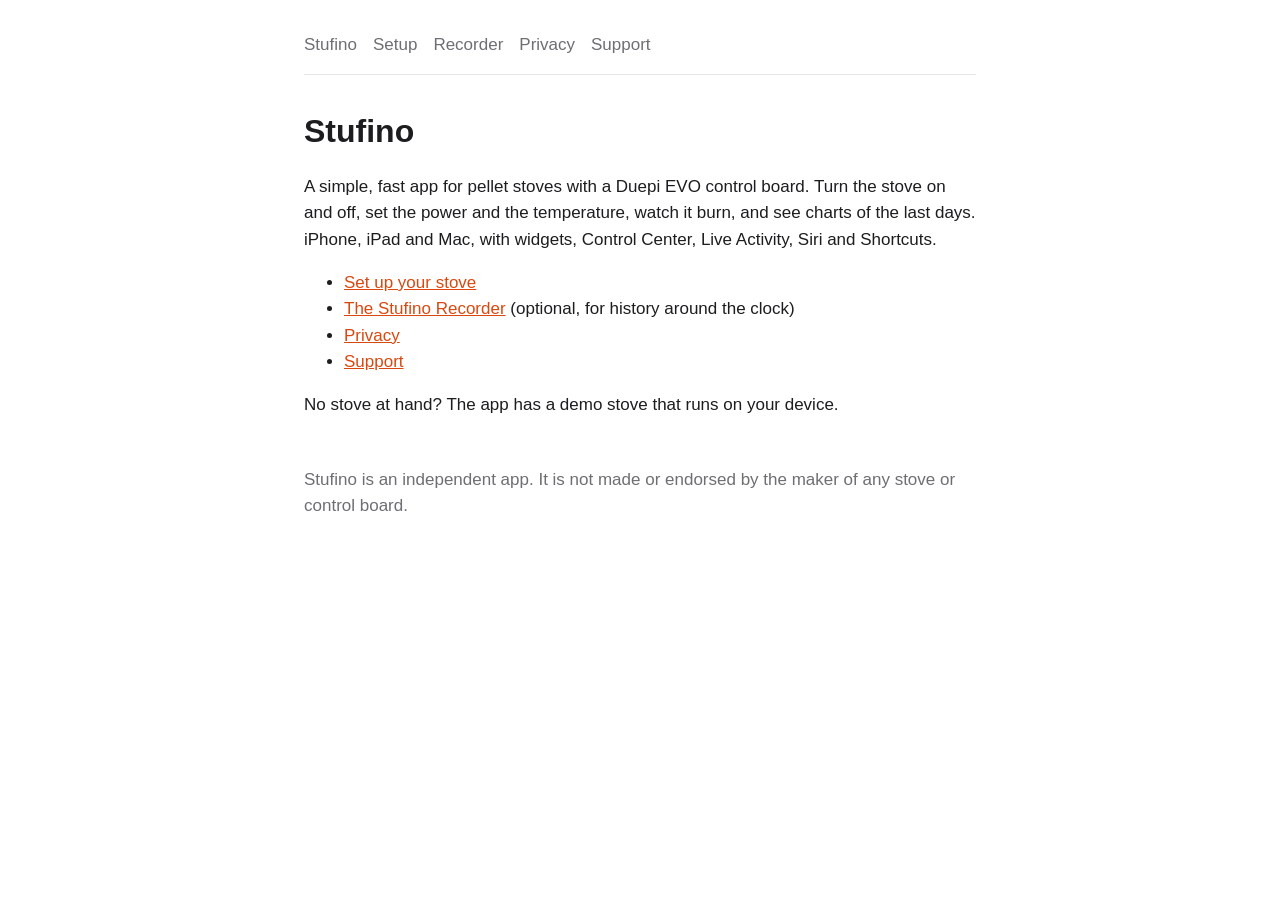
<file: index.html>
<!doctype html>
<html lang="en"><head><meta charset="utf-8"><meta name="viewport" content="width=device-width,initial-scale=1">
<title>Stufino</title><link rel="stylesheet" href="style.css"></head><body><main>
<nav><a href="index.html">Stufino</a><a href="setup.html">Setup</a><a href="recorder.html">Recorder</a><a href="privacy.html">Privacy</a><a href="support.html">Support</a></nav>
<h1>Stufino</h1>
<p>A simple, fast app for pellet stoves with a Duepi EVO control board. Turn the stove on and off, set the power and the temperature, watch it burn, and see charts of the last days. iPhone, iPad and Mac, with widgets, Control Center, Live Activity, Siri and Shortcuts.</p>
<ul>
<li><a href="setup.html">Set up your stove</a></li>
<li><a href="recorder.html">The Stufino Recorder</a> (optional, for history around the clock)</li>
<li><a href="privacy.html">Privacy</a></li>
<li><a href="support.html">Support</a></li>
</ul>
<p>No stove at hand? The app has a demo stove that runs on your device.</p>
<p class="mut" style="margin-top:3rem">Stufino is an independent app. It is not made or endorsed by the maker of any stove or control board.</p></main></body></html>
</file>
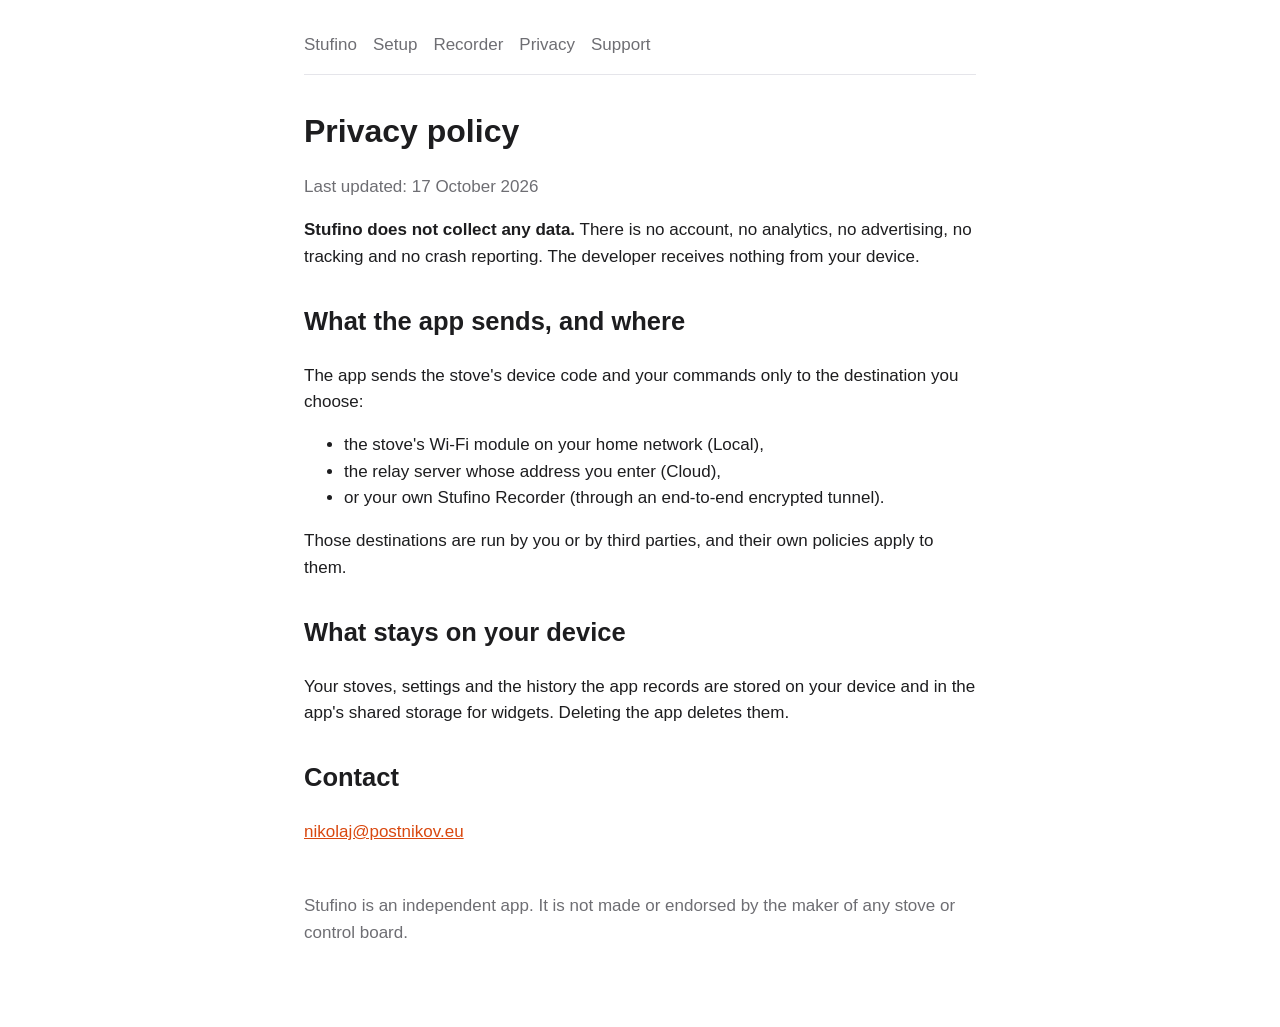
<file: privacy.html>
<!doctype html>
<html lang="en"><head><meta charset="utf-8"><meta name="viewport" content="width=device-width,initial-scale=1">
<title>Stufino - Privacy</title><link rel="stylesheet" href="style.css"></head><body><main>
<nav><a href="index.html">Stufino</a><a href="setup.html">Setup</a><a href="recorder.html">Recorder</a><a href="privacy.html">Privacy</a><a href="support.html">Support</a></nav>
<h1>Privacy policy</h1>
<p class="mut">Last updated: 17 October 2026</p>
<p><b>Stufino does not collect any data.</b> There is no account, no analytics, no advertising, no tracking and no crash reporting. The developer receives nothing from your device.</p>
<h2>What the app sends, and where</h2>
<p>The app sends the stove's device code and your commands only to the destination you choose:</p>
<ul>
<li>the stove's Wi-Fi module on your home network (Local),</li>
<li>the relay server whose address you enter (Cloud),</li>
<li>or your own Stufino Recorder (through an end-to-end encrypted tunnel).</li>
</ul>
<p>Those destinations are run by you or by third parties, and their own policies apply to them.</p>
<h2>What stays on your device</h2>
<p>Your stoves, settings and the history the app records are stored on your device and in the app's shared storage for widgets. Deleting the app deletes them.</p>
<h2>Contact</h2>
<p><a href="mailto:nikolaj@postnikov.eu">nikolaj@postnikov.eu</a></p>
<p class="mut" style="margin-top:3rem">Stufino is an independent app. It is not made or endorsed by the maker of any stove or control board.</p></main></body></html>
</file>
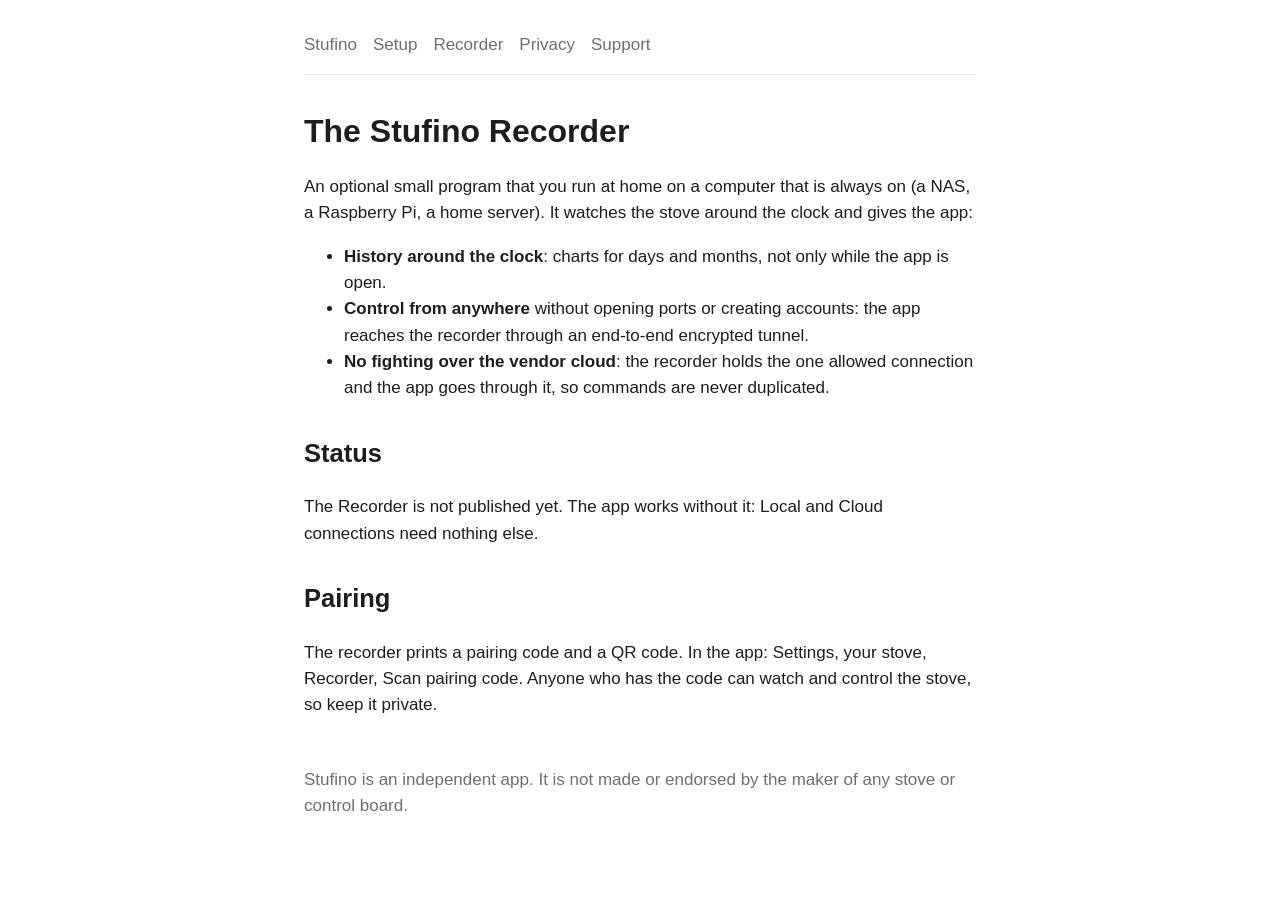
<file: recorder.html>
<!doctype html>
<html lang="en"><head><meta charset="utf-8"><meta name="viewport" content="width=device-width,initial-scale=1">
<title>Stufino - Recorder</title><link rel="stylesheet" href="style.css"></head><body><main>
<nav><a href="index.html">Stufino</a><a href="setup.html">Setup</a><a href="recorder.html">Recorder</a><a href="privacy.html">Privacy</a><a href="support.html">Support</a></nav>
<h1>The Stufino Recorder</h1>
<p>An optional small program that you run at home on a computer that is always on (a NAS, a Raspberry Pi, a home server). It watches the stove around the clock and gives the app:</p>
<ul>
<li><b>History around the clock</b>: charts for days and months, not only while the app is open.</li>
<li><b>Control from anywhere</b> without opening ports or creating accounts: the app reaches the recorder through an end-to-end encrypted tunnel.</li>
<li><b>No fighting over the vendor cloud</b>: the recorder holds the one allowed connection and the app goes through it, so commands are never duplicated.</li>
</ul>
<h2>Status</h2>
<p>The Recorder is not published yet. The app works without it: Local and Cloud connections need nothing else.</p>
<h2>Pairing</h2>
<p>The recorder prints a pairing code and a QR code. In the app: Settings, your stove, Recorder, Scan pairing code. Anyone who has the code can watch and control the stove, so keep it private.</p>
<p class="mut" style="margin-top:3rem">Stufino is an independent app. It is not made or endorsed by the maker of any stove or control board.</p></main></body></html>
</file>
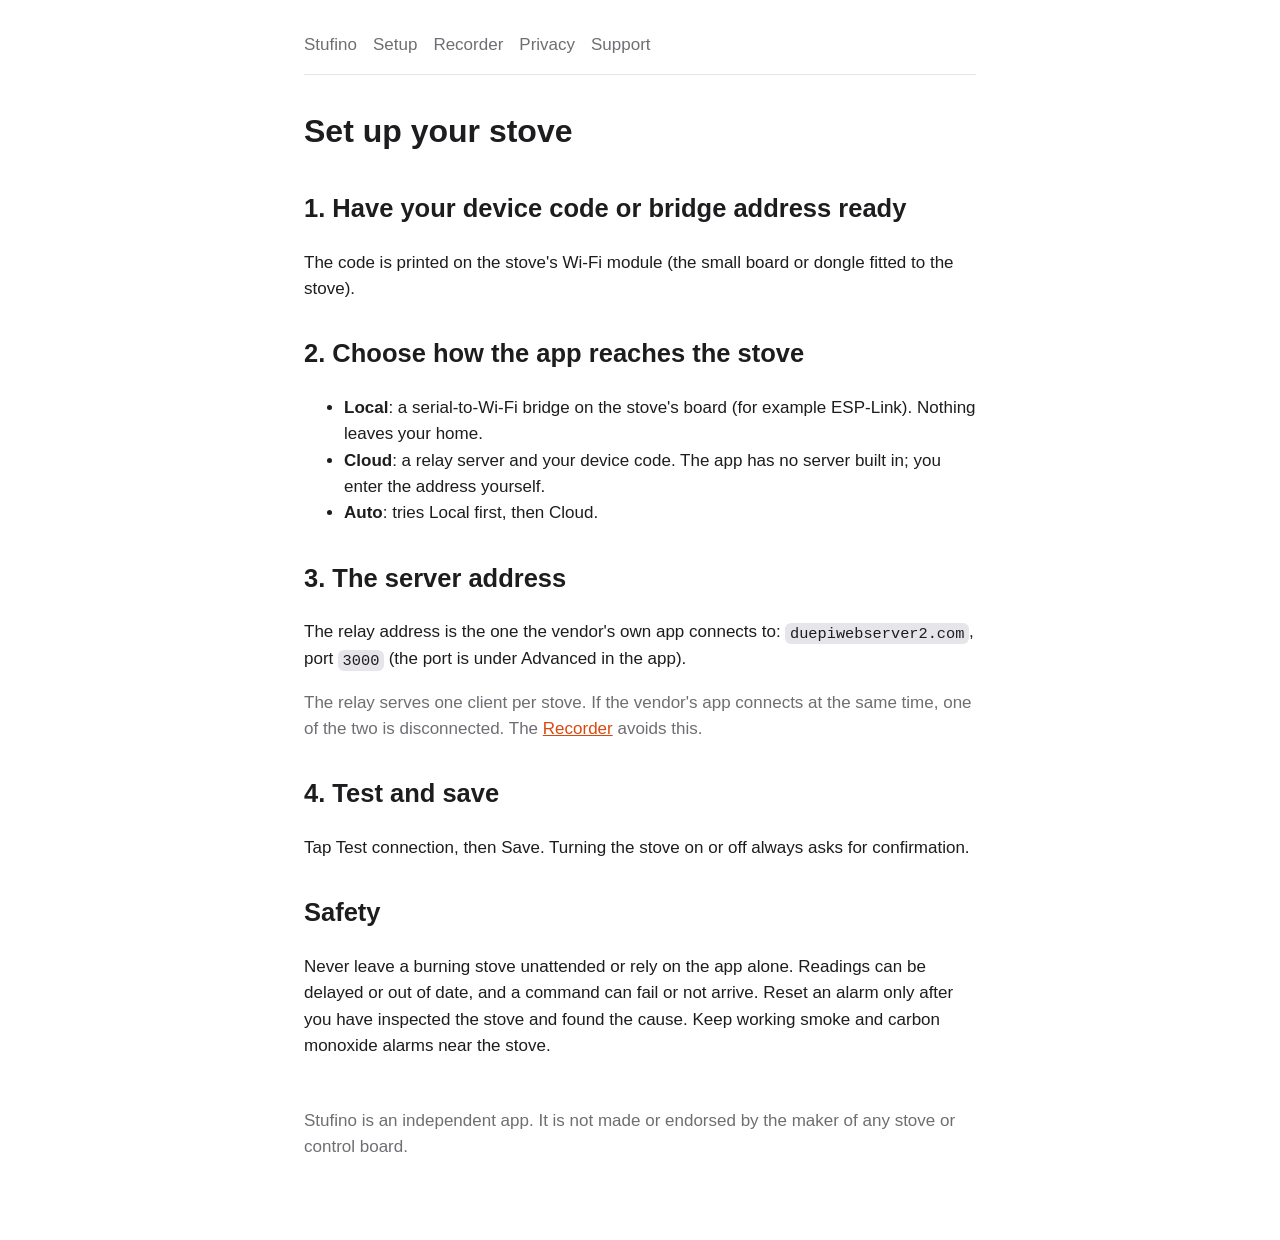
<file: setup.html>
<!doctype html>
<html lang="en"><head><meta charset="utf-8"><meta name="viewport" content="width=device-width,initial-scale=1">
<title>Stufino - Setup</title><link rel="stylesheet" href="style.css"></head><body><main>
<nav><a href="index.html">Stufino</a><a href="setup.html">Setup</a><a href="recorder.html">Recorder</a><a href="privacy.html">Privacy</a><a href="support.html">Support</a></nav>
<h1>Set up your stove</h1>
<h2>1. Have your device code or bridge address ready</h2>
<p>The code is printed on the stove's Wi-Fi module (the small board or dongle fitted to the stove).</p>
<h2>2. Choose how the app reaches the stove</h2>
<ul>
<li><b>Local</b>: a serial-to-Wi-Fi bridge on the stove's board (for example ESP-Link). Nothing leaves your home.</li>
<li><b>Cloud</b>: a relay server and your device code. The app has no server built in; you enter the address yourself.</li>
<li><b>Auto</b>: tries Local first, then Cloud.</li>
</ul>
<h2>3. The server address</h2>
<p>The relay address is the one the vendor's own app connects to: <code>duepiwebserver2.com</code>, port <code>3000</code> (the port is under Advanced in the app).</p>
<p class="mut">The relay serves one client per stove. If the vendor's app connects at the same time, one of the two is disconnected. The <a href="recorder.html">Recorder</a> avoids this.</p>
<h2>4. Test and save</h2>
<p>Tap Test connection, then Save. Turning the stove on or off always asks for confirmation.</p>
<h2>Safety</h2>
<p>Never leave a burning stove unattended or rely on the app alone. Readings can be delayed or out of date, and a command can fail or not arrive. Reset an alarm only after you have inspected the stove and found the cause. Keep working smoke and carbon monoxide alarms near the stove.</p>
<p class="mut" style="margin-top:3rem">Stufino is an independent app. It is not made or endorsed by the maker of any stove or control board.</p></main></body></html>
</file>
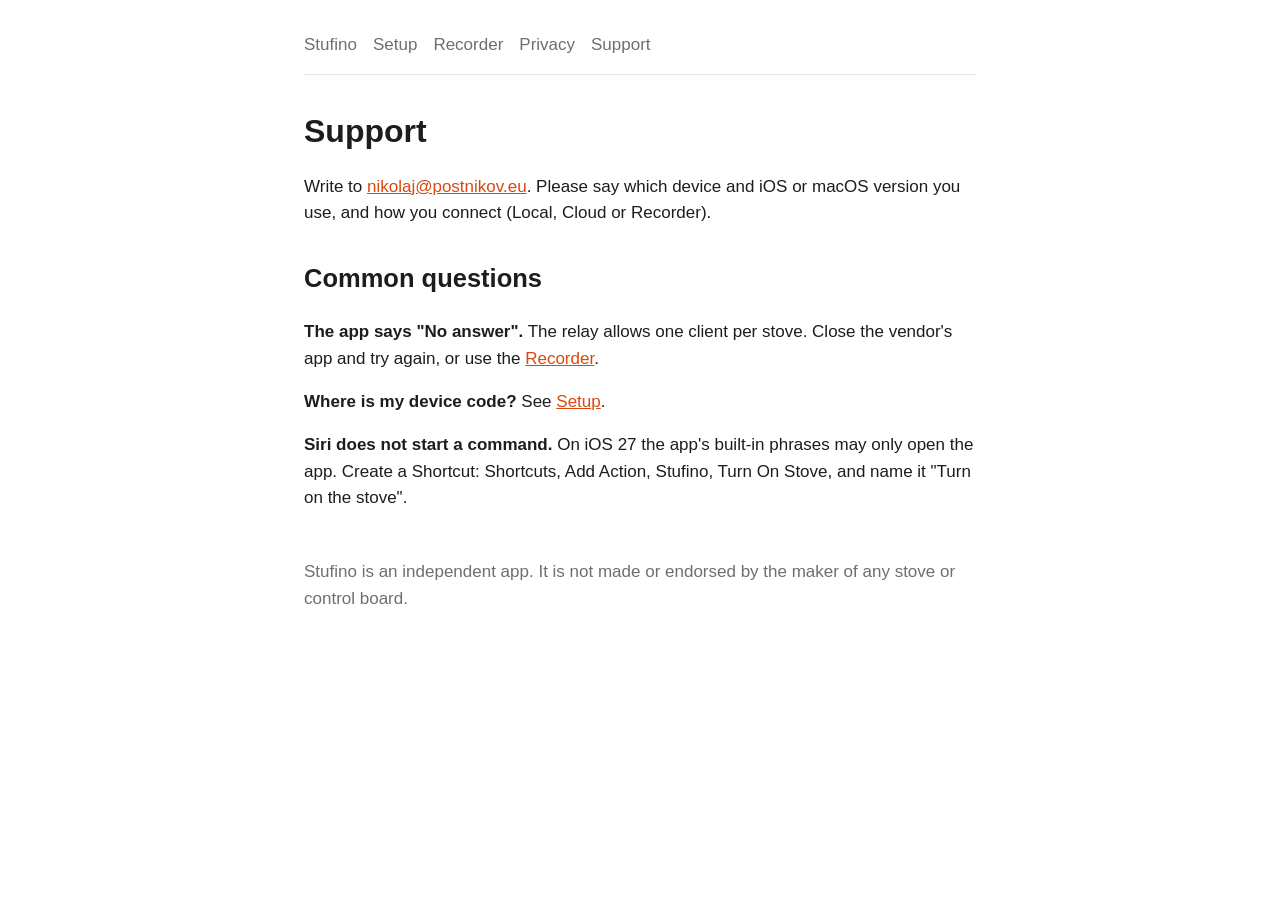
<file: support.html>
<!doctype html>
<html lang="en"><head><meta charset="utf-8"><meta name="viewport" content="width=device-width,initial-scale=1">
<title>Stufino - Support</title><link rel="stylesheet" href="style.css"></head><body><main>
<nav><a href="index.html">Stufino</a><a href="setup.html">Setup</a><a href="recorder.html">Recorder</a><a href="privacy.html">Privacy</a><a href="support.html">Support</a></nav>
<h1>Support</h1>
<p>Write to <a href="mailto:nikolaj@postnikov.eu">nikolaj@postnikov.eu</a>. Please say which device and iOS or macOS version you use, and how you connect (Local, Cloud or Recorder).</p>
<h2>Common questions</h2>
<p><b>The app says "No answer".</b> The relay allows one client per stove. Close the vendor's app and try again, or use the <a href="recorder.html">Recorder</a>.</p>
<p><b>Where is my device code?</b> See <a href="setup.html">Setup</a>.</p>
<p><b>Siri does not start a command.</b> On iOS 27 the app's built-in phrases may only open the app. Create a Shortcut: Shortcuts, Add Action, Stufino, Turn On Stove, and name it "Turn on the stove".</p>
<p class="mut" style="margin-top:3rem">Stufino is an independent app. It is not made or endorsed by the maker of any stove or control board.</p></main></body></html>
</file>
<file: style.css>
:root{color-scheme:light dark;--bg:#fff;--fg:#1d1d1f;--mut:#6e6e73;--acc:#d9480f;--line:#e5e5ea}
@media (prefers-color-scheme:dark){:root{--bg:#111;--fg:#f5f5f7;--mut:#a1a1a6;--acc:#ff8a4c;--line:#2c2c2e}}
body{margin:0;background:var(--bg);color:var(--fg);font:17px/1.55 -apple-system,BlinkMacSystemFont,"Segoe UI",Roboto,sans-serif}
main{max-width:42rem;margin:0 auto;padding:2rem 1rem 4rem}
nav{display:flex;flex-wrap:wrap;gap:1rem;padding-bottom:1rem;border-bottom:1px solid var(--line);margin-bottom:2rem}
nav a{color:var(--mut);text-decoration:none}nav a:hover{color:var(--acc)}
h1{font-size:2rem;margin:0 0 .5rem}h2{margin-top:2rem}a{color:var(--acc)}
code,pre{background:var(--line);border-radius:6px;font-size:.9em}code{padding:.1em .3em}pre{padding:.8rem;overflow-x:auto}
.mut{color:var(--mut)}
</file>
